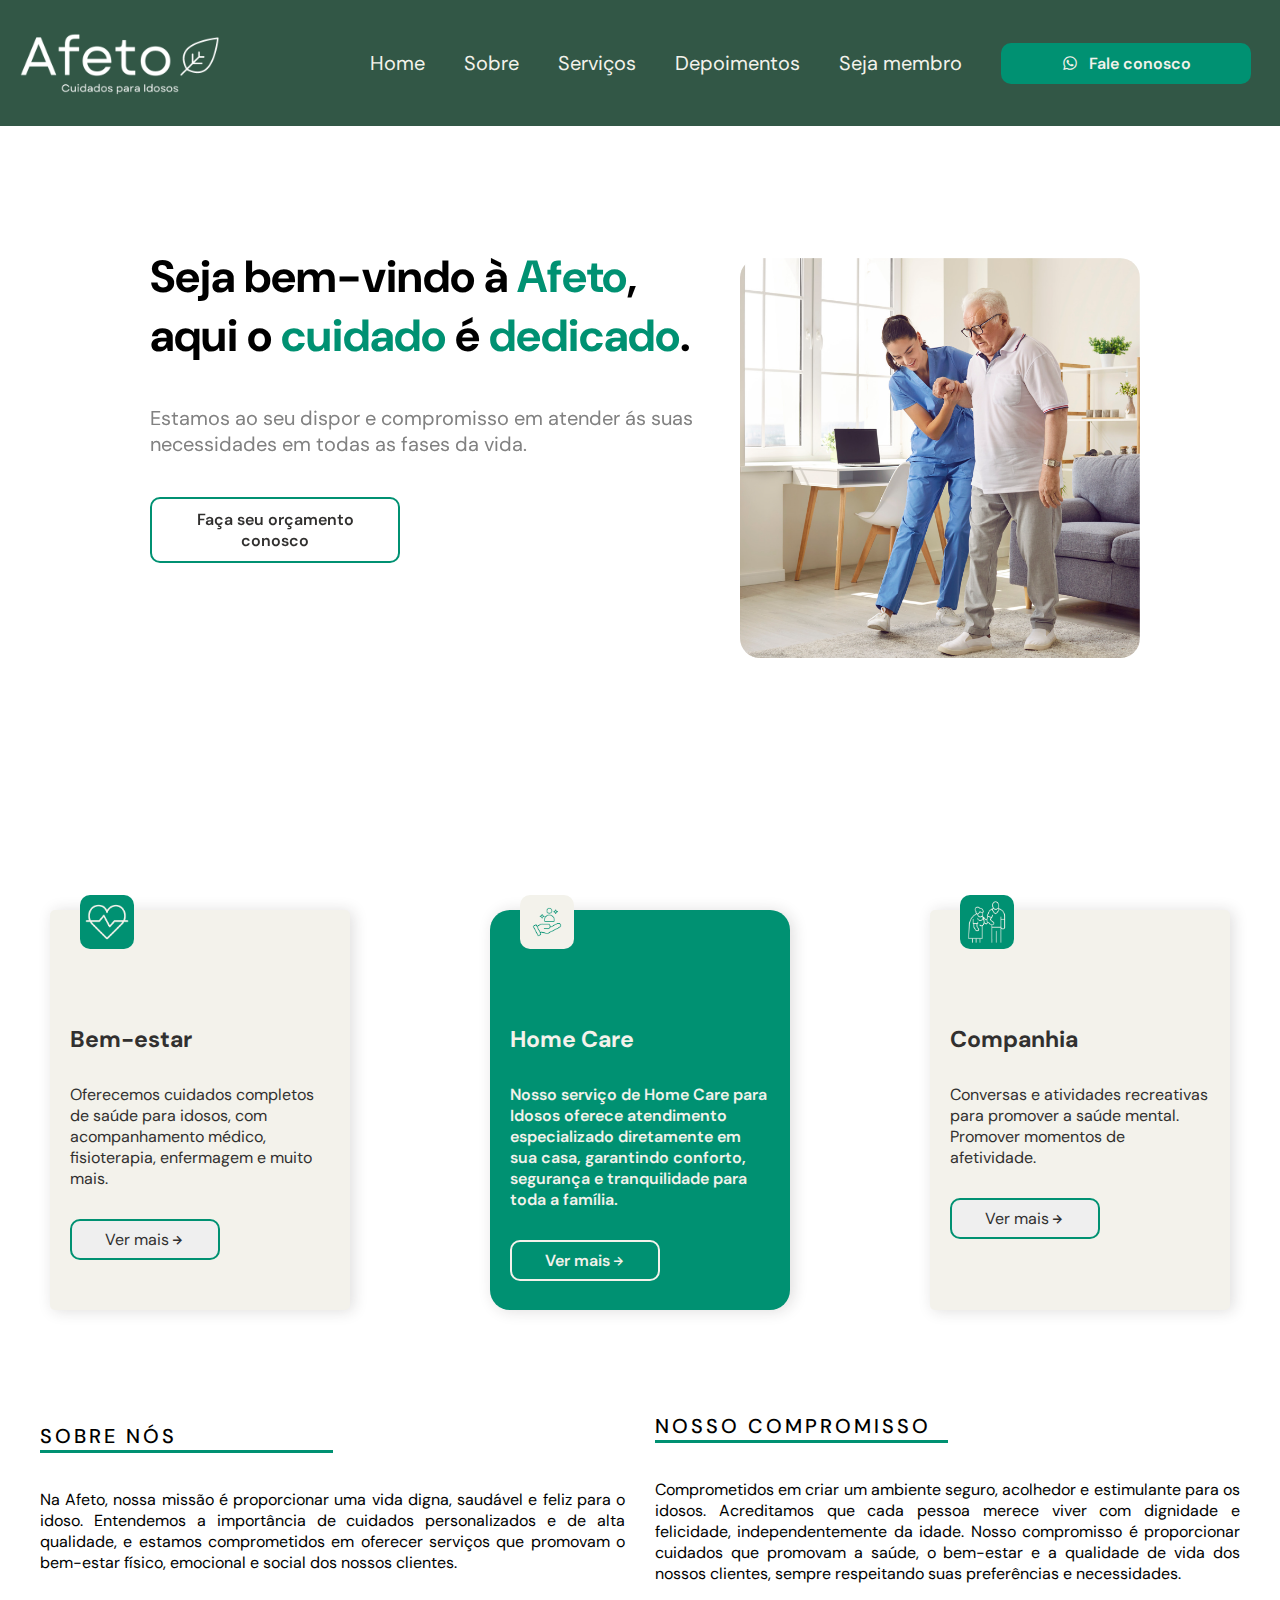
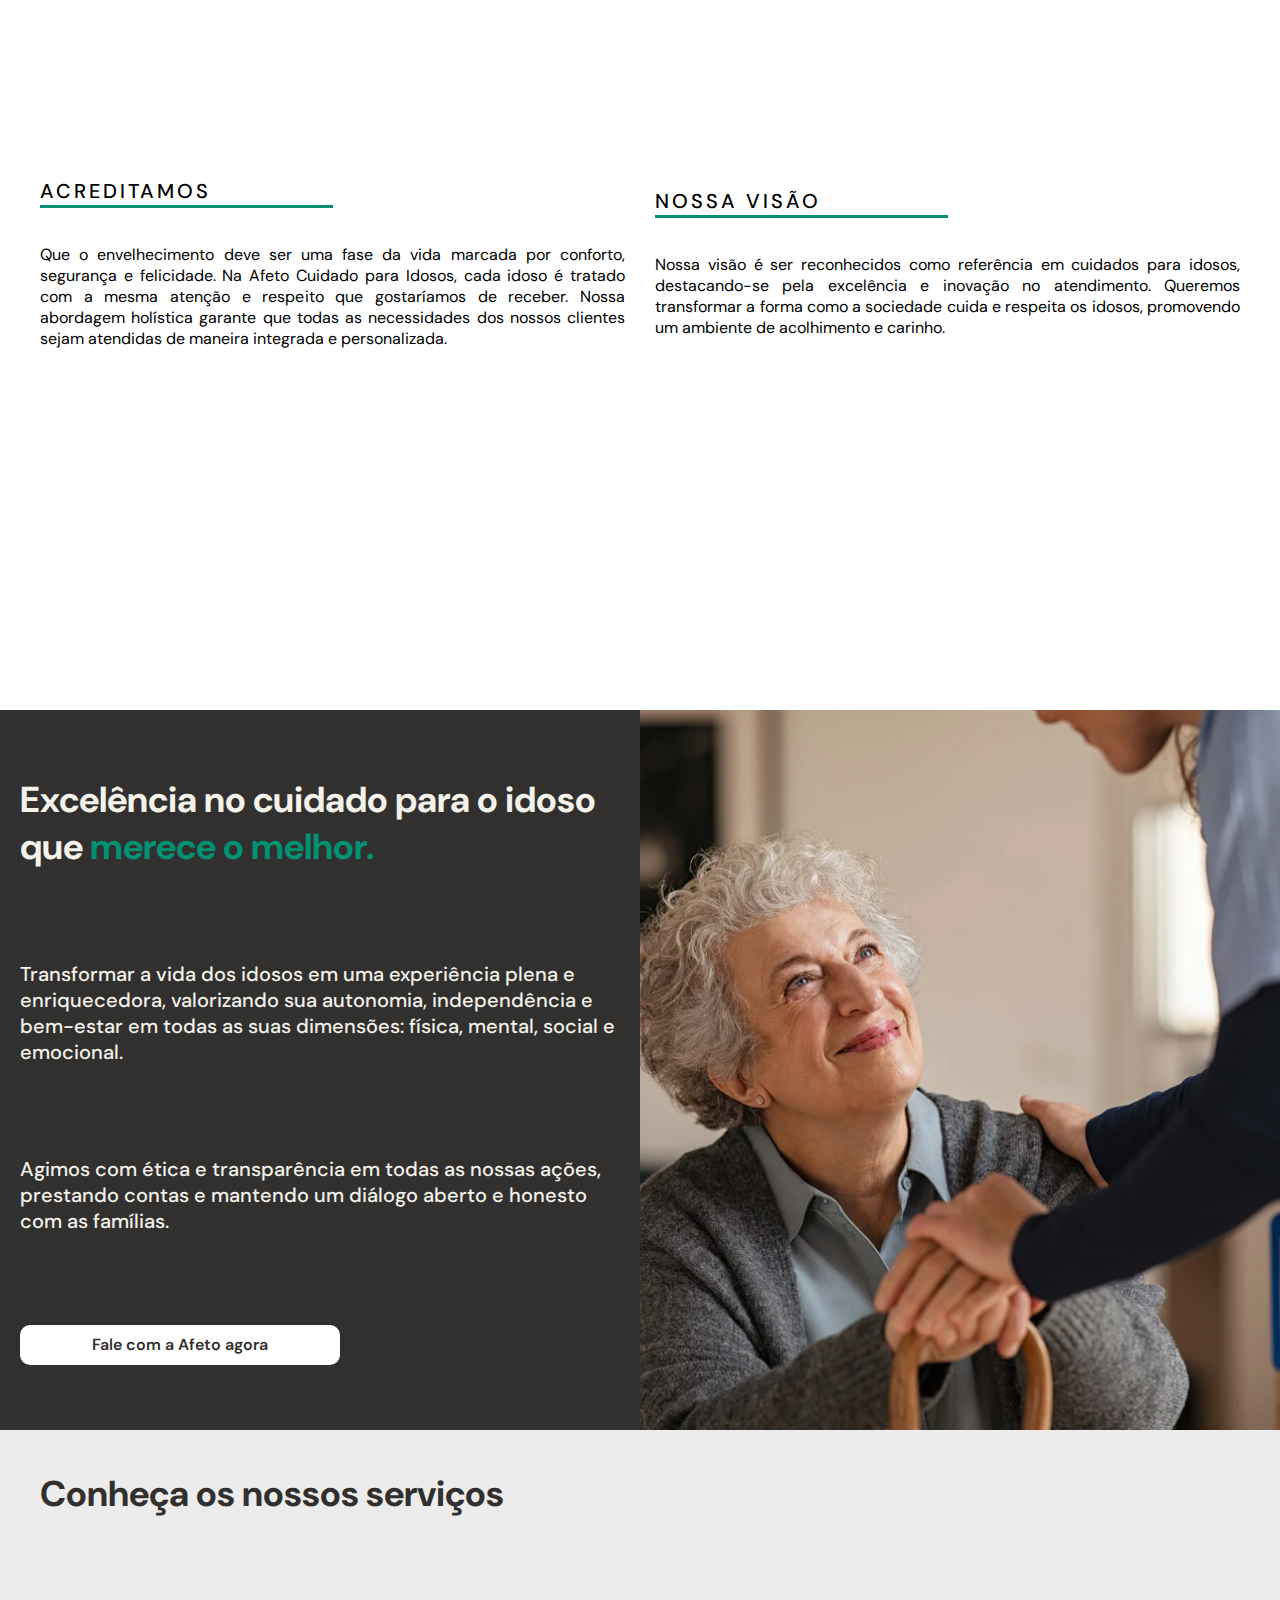
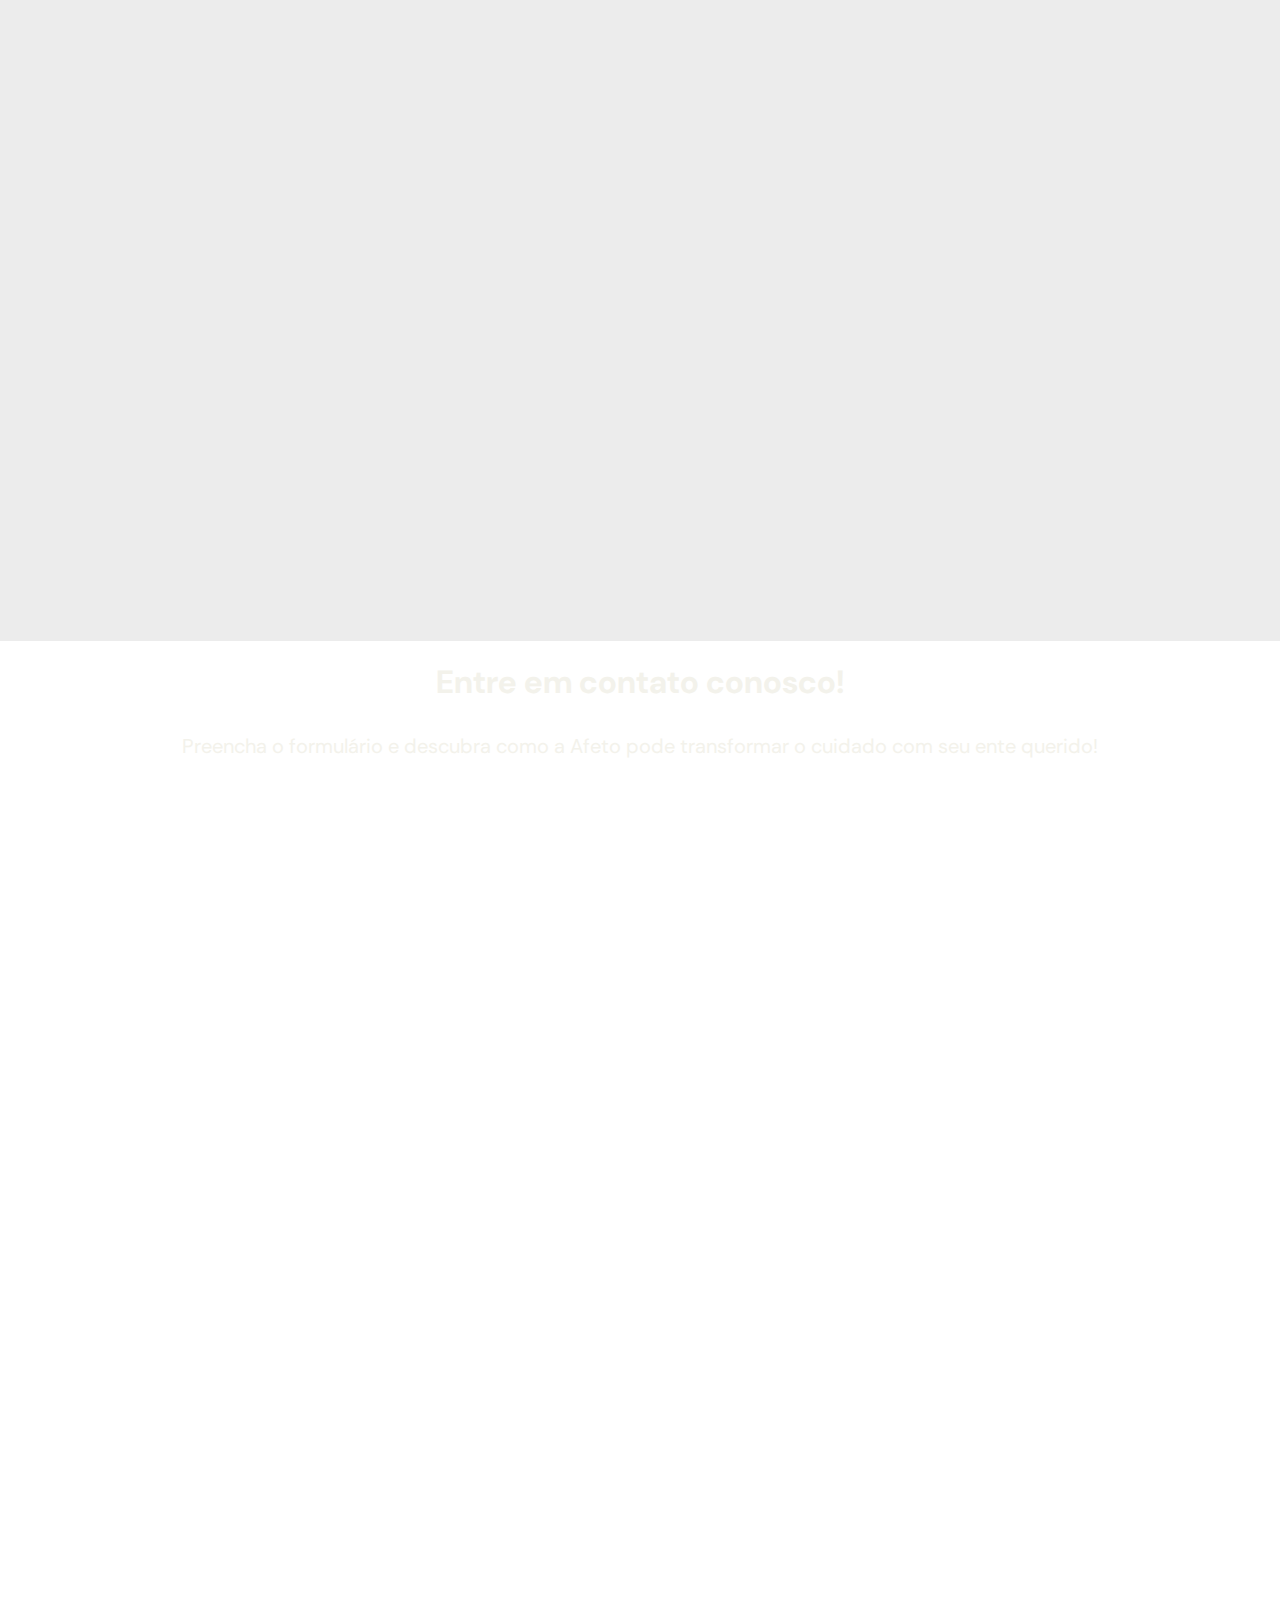
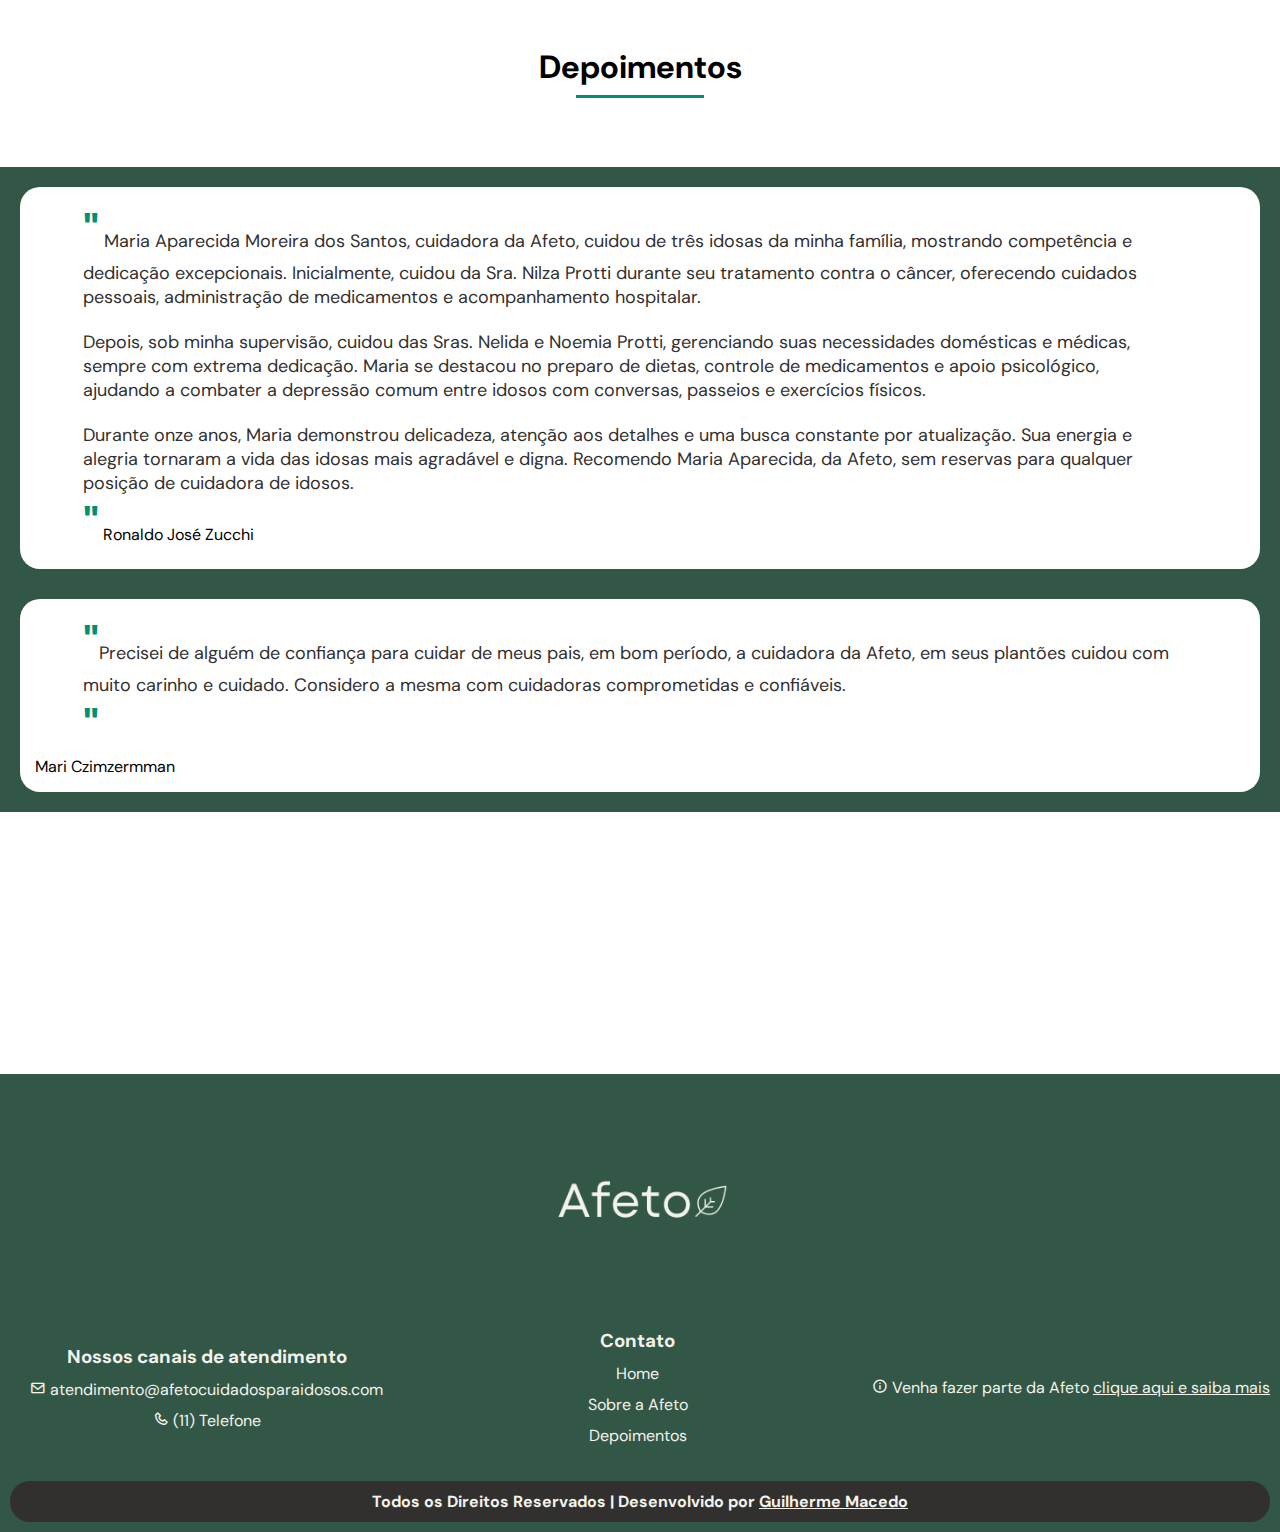
<file: index.html>
<!DOCTYPE html>
<html lang="pt-br">
<head>
    <meta charset="UTF-8">
    <meta name="viewport" content="width=device-width, initial-scale=1.0">
    <title>Afeto Cuidado para Idosos</title>
    <link rel="shortcut icon" href="assets/img/icone-afeto.png" type="image/x-icon">
    <!-- Reset de estilo -->
    <link rel="stylesheet" href="styles/reset.css">
    <!-- Estilização do header -->
    <link rel="stylesheet" href="styles/header.css">
    <!-- Estilização do Main -->
    <link rel="stylesheet" href="styles/main.css"> 
    <!-- Estilização do Footer -->
    <link rel="stylesheet" href="styles/footer.css">
    <!-- Responsivo -->
    <link rel="stylesheet" href="styles/responsivo/mobile.css">
    <link rel="stylesheet" href="styles/responsivo/tablet.css">
    <link rel="stylesheet" href="styles/responsivo/desktop.css">
    <!-- Fontes -->
    <link rel="preconnect" href="https://fonts.googleapis.com">
    <link rel="preconnect" href="https://fonts.gstatic.com" crossorigin>
    <link href="https://fonts.googleapis.com/css2?family=DM+Sans:ital,opsz,wght@0,9..40,100..1000;1,9..40,100..1000&family=Montserrat:ital,wght@0,100..900;1,100..900&display=swap" rel="stylesheet">
    <!-- Ícones -->
    <link href='https://unpkg.com/boxicons@2.1.4/css/boxicons.min.css' rel='stylesheet'>
    <!-- Scroll -->
     <link href="https://unpkg.com/aos@2.3.1/dist/aos.css" rel="stylesheet">
</head>
<body>
   <header>
        <a href="#">
            <!-- Logo da Afeto -->
            <div class="logo">
                <img src="assets/img/logo.png" alt="Logo da Afeto">
            </div>
        </a>
        <nav id="menu">
            <!-- Menu hambúrguer -->
             <button id="burguer" >
                <span class="linha"></span>
                <span class="linha"></span>
                <span class="linha"></span>
             </button>
             <!-- Links de navegação -->
             <ul class="menu-lista">
                <li class="menu-item"><a href="#home" class="menu-link">Home</a></li>
                <li class="menu-item">
                    <a href="#sobre" class="menu-link">Sobre</a>
                </li>
                <li class="menu-item">
                    <a href="#servicos" class="menu-link">Serviços</a>
                </li>
                <li class="menu-item">
                    <a href="#depoimentos" class="menu-link">Depoimentos</a>
                </li>
                <li class="menu-item"><a href="seja-membro.html" class="menu-link" target="_blank">Seja membro</a></li>
                <li class="menu-item">
                    <a href="https://wa.me/5511978331801" target="_blank"><button class="btn-contato"><i class='bx bxl-whatsapp' ></i> Fale conosco</button></a>
                </li>
             </ul>
        </nav>
   </header>
   <main>
            <!-- Seção inicial -->
        <section id="home" data-aos="fade-right">
            <article class="boas-vindas">
                <h1>Seja bem-vindo à <span class="texto-destacado">Afeto</span>, aqui o <span class="texto-destacado">cuidado</span> é <span class="texto-destacado">dedicado</span>.</h1>
                <p>Estamos ao seu dispor e compromisso em atender ás suas necessidades em todas as fases da vida.</p>
                <a href="#conhecer"><button class="btn-home" style="color: #31302f;">Faça seu orçamento conosco</button></a>
            </article>
            <!-- Banner da seção home -->
            <div class="banner-home">
                <img src="assets/img/img-2.png" alt="Cuidadora com idosa">
            </div>
        </section>
        <aside id="conhecer">
            <!-- Cards que mostram os principais serviços -->
                <div class="card-job">
                    <div class="img-card"><img src="assets/icons/2.png" alt="Coração"></div>
                    <h3>Bem-estar</h3>
                    <p>Oferecemos cuidados completos de saúde para idosos, com acompanhamento médico, fisioterapia, enfermagem e muito mais.</p>
                    <a href="#servicos">
                        <button class="btn__card-job">Ver mais <i class='bx bx-right-arrow-alt' ></i></button>
                    </a>
                </div>
                <div class="card-job">
                    <div class="img-card"><img src="assets/icons/cuidados.png" alt="Cuidados ícone"></div>
                    <h3>Home Care</h3>
                    <p>Nosso serviço de Home Care para Idosos oferece atendimento especializado diretamente em sua casa, garantindo conforto, segurança e tranquilidade para toda a família.</p>
                    <a href="#servicos">
                        <button class="btn__card-job">Ver mais <i class='bx bx-right-arrow-alt' ></i></button>
                    </a>
                </div>
                <div class="card-job">
                    <div class="img-card"><img src="assets/icons/3.png" alt=""></div>
                    <h3>Companhia</h3>
                    <p>Conversas e atividades recreativas para promover a saúde mental. Promover momentos de afetividade.</p>
                    <a href="#servicos">
                        <button class="btn__card-job">Ver mais <i class='bx bx-right-arrow-alt' ></i></button>
                    </a>
                </div>
        </aside>
        <section id="sobre">
            <!-- Conteúdos sobre a Afeto -->
            <article class="container-textos">
                <div class="texto">
                    <h3>Sobre nós</h3>
                    <p>Na Afeto, nossa missão é proporcionar uma vida digna, saudável e feliz para o idoso. Entendemos a importância de cuidados personalizados e de alta qualidade, e estamos comprometidos em oferecer serviços que promovam o bem-estar físico, emocional e social dos nossos clientes.</p>
                </div>
                <div class="texto">
                    <h3>Nosso compromisso</h3>
                    <p>Comprometidos em criar um ambiente seguro, acolhedor e estimulante para os idosos. Acreditamos que cada pessoa merece viver com dignidade e felicidade, independentemente da idade. Nosso compromisso é proporcionar cuidados que promovam a saúde, o bem-estar e a qualidade de vida dos nossos clientes, sempre respeitando suas preferências e necessidades.</p>
                </div>
                <div class="texto">
                    <h3>Acreditamos</h3>
                    <p>Que o envelhecimento deve ser uma fase da vida marcada por conforto, segurança e felicidade. Na Afeto Cuidado para Idosos, cada idoso é tratado com a mesma atenção e respeito que gostaríamos de receber. Nossa abordagem holística garante que todas as necessidades dos nossos clientes sejam atendidas de maneira integrada e personalizada.</p>
                </div>
                <div class="texto">
                    <h3>Nossa visão</h3>
                    <p>Nossa visão é ser reconhecidos como referência em cuidados para idosos, destacando-se pela excelência e inovação no atendimento. Queremos transformar a forma como a sociedade cuida e respeita os idosos, promovendo um ambiente de acolhimento e carinho.</p>
                </div>
            </article>
        </section>
        <!-- Breve artigo com um botão de chamada -->
        <section id="artigo">
            <article class="artigo-container">
                <h2>Excelência no cuidado  para o idoso  que <span class="texto-destacado">merece o melhor.</span></h2>
                <p>Transformar a vida dos idosos em uma experiência plena e enriquecedora, valorizando sua autonomia, independência e bem-estar em todas as suas dimensões: física, mental, social e emocional.</p>
                <p>Agimos com ética e transparência em todas as nossas ações, prestando contas e mantendo um diálogo aberto e honesto com as famílias.</p>
                    
                <!-- Botão de chamada -->
                <a href="https://wa.me/5511978331801" target="_blank"><button class="button-msg">Fale com a Afeto agora</button></a>
            </article>
            <!-- Banner -->
            <div class="banner-artigo"></div>
        </section>
        <!-- Serviços -->
        <section id="servicos">
            <h2>Conheça os nossos serviços</h2>
            <!-- Container dos serviços -->
            <div class="container-cards">
                <div class="card" data-aos="fade-up"
     data-aos-anchor-placement="top-center">
                    <div class="img-card" style="background-color: #BCD2EC;">
                        <img src="assets/icons/espcial-care.png" alt="Ícone de cuidado especial">
                    </div>
                    <h3>Cuidados epseciais</h3>
                    <p>Auxílio nas atividades de locomoção, transferência e cuidados de higiene, garantindo segurança, conforto e dignidade.</p>
                </div>
                <div class="card" data-aos="fade-up"
     data-aos-anchor-placement="top-center">
                    <div class="img-card" style="background-color: #ADA4FF;">
                        <img src="assets/icons/medic.png" alt="Ícone de checagem médica">
                    </div>
                    <h3>Checagem médica</h3>
                    <p>Auxílio na administração de medicamentos, monitoramento de sintomas e acompanhamento médico regular para garantir o melhor tratamento e controle das doenças.</p>
                </div>
                <div class="card" data-aos="fade-up"
     data-aos-anchor-placement="top-center">
                    <div class="img-card" style="background-color:#FF5757 ;">
                        <img src="assets/icons/emergency.png" alt="Ícone de emergência">
                    </div>
                    <h3>Serviço de emergência</h3>
                    <p>Ao detectar uma situação de emergência, nossa equipe agirá com rapidez e profissionalismo, tomando as medidas necessárias para garantir o bem-estar do idoso.</p>
                </div>
                <div class="card" data-aos="fade-up">
                    <div class="img-card" style="background-color: #009172;">
                        <img src="assets/icons/fisio.png" alt="Ícone de fisioterapia">
                    </div>
                    <h3>Fisioterapeuta</h3>
                    <p> Oferecemos serviços de fisioterapia especializados para idosos, focados na recuperação e melhoria da qualidade de vida.</p>
                </div>
                <div class="card" data-aos="fade-up">
                    <div class="img-card" style="background-color: #2BA6FD;">
                        <img src="assets/icons/home-care.png" alt="Ícone home care">
                    </div>
                    <h3>Home Care</h3>
                    <p>Afeto Home Care oferece um serviço de cuidados personalizados e amorosos para idosos no conforto de suas próprias casas.</p>
                </div>
                <div class="card"data-aos="fade-up">
                    <div class="img-card" style="background-color: #146D80;">
                        <img src="assets/icons/care.png" alt="Auxílio">
                    </div>
                    <h3>Auxilio pessoal</h3>
                    <p>Oferecemos uma gama abrangente de cuidados pessoais projetados para atender às necessidades individuais de cada cliente.</p>
                </div>
            </div>
        </section>
        <section id="contato">
           
            <h1>Entre em contato conosco!</h1>
            <p>Preencha o formulário e descubra como a Afeto pode transformar o cuidado com seu ente querido!</p>
            <div class="container-form" data-aos="fade-up">
               <div class="banner-form"></div>
            
            <form id="form-contato">
                <div>
                    <label for="nome">Seu nome</label>
                    <input type="text" name="nome" id="nome" placeholder="Digite seu nome" required>
                </div>
                <div>
                    <label for="email">Qual seu email?</label>
                    <input type="email" name="email" id="email" placeholder="Digite seu email" required>
                </div>
                <div>
                    <label for="msg">Mensagem</label>
                    <textarea name="msg" id="msg" placeholder="Escreva sua mensagem"></textarea>
                </div>
                <button type="submit" id="btn-enviar">Enviar</button>
            </form>
        </div>
        </section>
        <section id="depoimentos">
            <h2>Depoimentos</h2>
            <div class="container-feedback">
                <div class="msg-feedback">
                   
                        <p> <span class="aspas">"</span> Maria Aparecida Moreira dos Santos, cuidadora da Afeto, cuidou de três idosas da minha família, mostrando competência e dedicação excepcionais. Inicialmente, cuidou da Sra. Nilza Protti durante seu tratamento contra o câncer, oferecendo cuidados pessoais, administração de medicamentos e acompanhamento hospitalar.</p><br>
                        <p> Depois, sob minha supervisão, cuidou das Sras. Nelida e Noemia Protti, gerenciando suas necessidades domésticas e médicas, sempre com extrema dedicação. Maria se destacou no preparo de dietas, controle de medicamentos e apoio psicológico, ajudando a combater a depressão comum entre idosos com conversas, passeios e exercícios físicos.
                        </p><br>
                        <p> Durante onze anos, Maria demonstrou delicadeza, atenção aos detalhes e uma busca constante por atualização. Sua energia e alegria tornaram a vida das idosas mais agradável e digna. Recomendo Maria Aparecida, da Afeto, sem reservas para qualquer posição de cuidadora de idosos.
                        </p>
                        <span class="aspas" style="margin-left: 3rem;">"</span>
                        <span class="autor" style="margin-top: 1rem;">Ronaldo José Zucchi</span>
                </div>
                   
                    <div class="msg-feedback">
                       
                            <p><span class="aspas">"</span>Precisei de alguém de confiança para cuidar de meus pais, em bom período, a cuidadora da Afeto, em seus plantões cuidou com muito carinho e cuidado. Considero a mesma com cuidadoras comprometidas  e confiáveis.</p>
                            <span class="aspas" style="margin-left: 3rem;">"</span>
                        <div class="autor">Mari Czimzermman</div>
                    </div>
            </div>
           
        </section>
   </main>
   <footer>
        <img src="assets/img/logo-footer.png" alt="Logo da Afeto">
        <div class="nav-footer">
            <div class="atendimento-infos">
                <h3>Nossos canais de atendimento</h3>
                <p><i class='bx bx-envelope' ></i> atendimento@afetocuidadosparaidosos.com</p>
                <p><i class='bx bx-phone'></i> (11) Telefone</p>
            </div>
            <div class="nav-links">
                <h3>Contato</h3>
                <a href="#home">Home</a>
                <a href="#sobre">Sobre a Afeto</a>
                <a href="#depoimentos">Depoimentos</a>
            </div>
            <div class="atendimento">
                <p><i class='bx bx-info-circle' ></i> Venha fazer parte da Afeto <a href="seja-membro.html" style="text-decoration: underline; color: #f3f2eb;">clique aqui e saiba mais</a></p>
            </div>
        </div>
      
     <p class="direitos">Todos os Direitos Reservados | Desenvolvido por <a href="https://pagina-pessoall.vercel.app/" target="_blank">Guilherme Macedo</a></p>
   </footer>
    <script src="js/script.js"></script>
    <script src="https://unpkg.com/aos@2.3.1/dist/aos.js"></script>
    <script>
         AOS.init();
    </script>
</body>
</html>
</file>
<file: styles/header.css>
header {
    height: 14vh;
    width: 100%;
    background-color: #325746;
    padding: 20px;
    display: flex;
    flex-direction: row;
    position: fixed;
    align-items: center;
    justify-content: space-between;
    z-index: 2;
}

div.logo img {
    max-width: 200px;
    width: 200px;
}

#menu {
    width: 900px;
    display: flex;
    flex-direction: row;
    align-items: center;
}

#burguer {
    height: 44px;
    width: 54px;
    display: none;
    flex-direction: column;
    border: none;
    justify-content: space-around;
    background-color: transparent;
    cursor: pointer;
    transition: transform 0.3s ease-in-out;
}

.linha {
    width: 100%;
    height: 3px;
    background-color: #f3f2eb;
    transition: all 0.3s ease-in-out;
}

#burguer.active .linha:nth-child(1) {
    transform: rotate(45deg);
    transform-origin: 10% 10%;
}

#burguer.active .linha:nth-child(2) {
    opacity: 0;
}

#burguer.active .linha:nth-child(3) {
    transform: rotate(-45deg);
    transform-origin: 10% 90%;
}

.menu-lista {
    width: 100%;
    display: flex;
    align-items: center;
    flex-direction: row;
    justify-content: space-around;
    gap: 20px;
}

.menu-link {
    font-size: 20px;
    font-family: 'DM Sans';
    color: #f3f2eb;
    position: relative;
    text-decoration: none;
}

.menu-link::after {
    content: '';
    position: absolute;
    width: 0;
    height: 2px;
    display: block;
    background: #f3f2eb;
    transition: width .3s;
    left: 0;
    bottom: -5px;
}

.menu-link:hover::after {
    width: 100%;
}

.btn-contato {
    background-color: #009172;
    color: #f3f2eb;
    border: none;
    border-radius: 10px;
    width: 250px;
    padding: 10px;
    display: flex;
    justify-content: center;
    flex-direction: row;
    align-items: center;
    gap: 10px;
    font-size: 16px;
    font-weight: 600;
    font-family: 'DM Sans', sans-serif;
    transition: all 0.4s ease-in-out;
}

.btn-contato i {
    font-size: 18px;
}

.btn-contato:hover {
    background-color: #009172b4;
}
</file>
<file: styles/main.css>
.texto-destacado{
    color: #009172;
}

*{
    padding: 0;
    margin: 0;
    scroll-behavior: smooth;
}

#home{
    height: 100vh;
    width: 100%;
    padding: 20px;
    display: flex;
    flex-direction:row ;
    justify-content: center;
    align-items: center;
}

.boas-vindas{
    height: 500px;
    width: 600px;
    padding: 10px;
    display: flex;
    flex-direction: column;
    justify-content: center;
    gap: 40px;
}

.boas-vindas h1{
    font-family: 'DM Sans', sans-serif;
    font-size: 32px;
}

.boas-vindas p{
    font-family: 'DM Sans', sans-serif;
    font-size: 20px;
    color: #818181;
}

.banner-home{
    margin-top: 70px;
    width: 500px;
}

.banner-home img{
    height: auto;
    width: 100%;
    border-radius: 20px;
}

.btn-home{
    width: 180px;
    padding: 10px;
    font-family: 'DM Sans', sans-serif;
    font-weight: 600;
    display: flex;
    flex-direction: row;
    justify-content: center;
    gap: 10px;
    align-items: center;
    font-size: 16px;
    background-color: transparent;
    border: 2px solid #009172;
    border-radius: 10px;
    transition: all 0.3s ease-in-out;
}

.btn-home:hover{
    color: #f3f2eb;
    background-color: #009172;
    font-weight: 500;
}

.btn-home i{
    font-weight: 500;
    font-size: 20px;
}


/* Cards de destaques inciais */
aside{
    height: 500px;
    width: 100%;
    display: flex;
    flex-direction: row;
    justify-content: center;
    gap: 40px;
}
.card-job{
    height: 400px;
    width: 400px;
    background-color: #f3f2eb;
    padding: 20px;
    font-family: 'DM Sans', sans-serif;
    border-radius: 5px;
    color: #31302f;
    display: flex;
    flex-direction: column;
    gap: 40px;
    box-shadow: 3px 1px 15px #24232327;
}

.card-job img{
    height: 64px;
    width: 64px;
    background-color: #009172;
    border-radius: 10px;
    padding: 5px;
}

.card-job h3{
    font-size: 23px;
}

.card-job button{
    border: 2px solid #009172;
    padding: 8px;
    display: flex;
    flex-direction: row;
    align-items: center;
    justify-content: center;
    width: 150px;
    font-family: 'DM Sans', sans-serif;
    font-size: 16px;
    color: #31302f;
    border-radius: 10px;
    transition: all 0.5s ease-in-out;
}

.card-job button:hover{
    background-color: #009172;
    color: #f3f2eb;
    font-weight: 700;
}

.card-job:nth-child(2){
    background-color: #009172;
    font-family: 'DM Sans', sans-serif;
    border-radius: 20px;
    color: #f3f2eb;
    display: flex;
    flex-direction: column;
    gap: 30px;
}

.card-job:nth-child(2) h3{
    font-size: 23px;
}

.card-job:nth-child(2) p{
    font-weight: 600;
    font-family: 16px;
}

.card-job:nth-child(2) button{
    background-color: transparent;
    border: 2px solid #f3f2eb;
    color: #f3f2eb;
    font-weight: 600;
    transition: all 0.5s ease-in-out;
}

.card-job:nth-child(2) button:hover{
    background-color: #f3f2eb;
    color: #325746;
    font-weight: 700;
    gap: 5px;
}

.card-job:nth-child(2) img{
    background-color: #f3f2eb;
    border-radius: 10px;
}

/* Sobre */
section#sobre{
    height: auto;
    width: 100%;
    padding: 10px;
}

.container-textos{
    height: 700px;
    width: 100%;
    display: flex;
    flex-direction: row;
    flex-wrap: wrap;
}

.texto{
    height: 156px;
    width: 585px;
    font-family: 'DM Sans', sans-serif;
    display: flex;
    flex-direction: column;
    justify-content: center;
    gap: 10px;
}

.texto h3 {
    font-size: 16px;
    text-transform: uppercase;
    font-weight: 500;
    letter-spacing: 3px;
    position: relative; 
}

.texto h3::after {
    content: '';
    display: block;
    width: 50%; /* Largura da borda */
    height: 3px; /* Altura da borda */
    background-color: #009172; /* Cor da borda */
    position: absolute;
    bottom: -4px; /* Distância da borda para o texto */
    left: 0;
}

.texto p{
    font-size: 16px;
    text-align: justify;
}

/* Sessão Artigo */
#artigo{
    height: 70vh;
    width: 100%;
    display: flex;
    flex-direction: row;
    background-color: #31302f;
}

.artigo-container{
    width: 50%;
    padding: 20px;
    display: flex;
    flex-direction: column;
    justify-content: space-around;
}

.artigo-container h2{
    font-size: 36px;
    font-family: 'DM Sans', sans-serif;
    color: #f3f2eb;
}

.artigo-container p{
    color: #f3f2eb;
    font-family: 'DM Sans', sans-serif;
    font-weight: 500;
    font-size: 16px;
}

.banner-artigo{
    height: auto;
    width: 50%;
    background: url(/assets/img/img-3.png) center center no-repeat;
    background-size: cover;
}

.button-msg{
    width: 320px;
    height: 40px;
    border-radius: 10px;
    font-family:'DM Sans', sans-serif;
    border: none;
    background-color: #fff;
    font-weight: 600;
    color: #31302f;
    font-size: 16px;
    transition: all 0.3s ease-in-out;
}

.button-msg:hover{
    background-color: #009172;
    color: #fff;
    font-weight: 700;
}

/* Serviços */
#servicos{
    height: auto;
    width: 100%;
    background-color: #ececec;
    padding: 10px;
}

#servicos h2{
    font-size: 36px;
    font-family: 'DM Sans', sans-serif;
    color: #31302f;
    margin: 30px;
}



.container-cards{
    width: 100%;
    display: flex;
    flex-direction: row;
    flex-wrap: wrap;
    justify-content: center;
    margin: 5rem auto;
    gap: 40px;
}

.card{
    height: 257px;
    width: 353px;
    display: flex;
    flex-direction: column;
    gap: 10px;
    background-color: #fff;
    font-family:'DM Sans', sans-serif;
    padding: 20px;
    border-radius: 10px;
    box-shadow: 2px 4px 9.8px #bababa;
}

.img-card{
    height: 64px;
    width: 64px;
    padding: 5px;
    border-radius: 10px;
    display: flex;
    flex-direction: column;
    justify-content: center;
    align-items: center;
    position: relative;
    bottom: 40px;
    left: 5px;
}

.img-card img{
    height: auto;
    width: 54px;
}

/* Contato */
#contato {
    padding: 20px;
    height: 100vh;
 
    display: flex;
    flex-direction: column;
    align-items: center;
    gap: 30px;
}

#contato h1{
    text-align: center;
    color: #f3f2eb;
    font-size: 32px;
    font-family: 'DM Sans', sans-serif;
}

#contato p{
    font-size: 20px;
    color: #f3f2eb;
    font-family: 'DM Sans', sans-serif;
}

.container-form{
    height: 500px;
    width: 800px;
    position: absolute;
    left: 3;
    margin: 140px;
    display: flex;
    flex-direction: row;
    background-color: #31302f;
    border-radius: 20px;
}

.banner-form{
    height: auto;
    width: 50%;
    background: url(/assets/img/imagem-6.png) top center no-repeat;
    background-size: cover;
    border-top-left-radius: 20px;
    border-bottom-left-radius: 20px;
}

#form-contato{
    width: 50%;
    padding: 20px;
    display: flex;
    flex-direction: column;
    gap: 40px;
}

#form-contato div{
    display: flex;
    flex-direction: column;
    gap: 10px;
    width: 100%;
}

#form-contato div > label{
    font-family: 'DM Sans', sans-serif;
    color: #f3f2eb;
    font-size: 18px;
}

#form-contato div > input{
    height: 35px;
    width: 100%;
    padding: 5px;
    outline: none;
    border: none;
    border-radius: 5px;
    font-family: 'DM Sans', sans-serif;
}

#msg{
    padding: 10px;
    font-family: 'DM Sans', sans-serif;
    border-radius: 10px;
    height: 100px;
}

#btn-enviar{
    background-color: #325746;
    border: none;
    border-radius: 10px;
    color: #f3f2eb;
    font-size: 16px;
    width: 200px;
    height: 40px;
    font-family: 'DM Sans', sans-serif;
    font-weight: 600;
    text-align: center;
}

/* Feedbacks */
#depoimentos{
    height: 90vh;
    width: 100%;
    font-family: 'DM Sans', sans-serif;
   
}

#depoimentos h2 {
    text-align: center;
    font-size: 32px;
    margin-top: 6.55rem;
    position: relative; /* Necessário para a pseudo-classe ::after */
}

#depoimentos h2::after {
    content: '';
    display: block;
    width: 10%; /* Define a largura da borda como metade do elemento */
    height: 3px; /* Altura da borda */
    background-color: #009172; /* Cor da borda */
    position: absolute;
    bottom: -10px; /* Ajuste conforme necessário para posicionar a borda */
    left: 50%; /* Centraliza horizontalmente */
    transform: translateX(-50%); /* Ajusta a borda para iniciar no centro */
}
.container-feedback{
    background-color: #325746;
    height: auto;
    width: 100%;
    display: flex;
    flex-direction: column;
    gap: 30px;
    padding: 20px;
    position: relative;
    top: 79px;
} 

.msg-feedback{
    height: auto;
    width: 100%;
    background-color: #fff;
    padding: 15px;
    border-radius: 20px;
}

.msg-feedback p{
    width: 90%;
    margin-left: 3rem;
    font-size: 18px;
    color: #31302f;
}

.aspas{
    color: #009172;
    font-size: 45px;
    font-weight: 700;
}
</file>
<file: styles/footer.css>
footer {
    height: auto;
    width: 100%;
    background-color: #325746;
    margin-top: 8rem;
    padding: 20px;
    display: flex;
    flex-direction: column;
    align-items: center;
    gap: 20px;
}

footer img {
    height: auto;
    width: 150px;
}

.nav-footer {
    height: auto;
    width: 100%;
    display: flex;
    flex-direction: column;
    justify-content: center;
    align-items: center;
    gap: 20px;
    font-family: 'DM Sans', sans-serif;
}

.atendimento-infos {
    text-align: center;
    padding: 20px;
    color: #f3f2eb;
    display: flex;
    flex-direction: column;
    gap: 10px;
}

.nav-links {
    display: flex;
    flex-direction: column;
    gap: 10px;
    align-items: center;
    color: #f3f2eb;
}

.nav-links a {
    color: #f3f2eb;
}

.atendimento {
    color: #f3f2eb;
    text-align: center;
}

.direitos {
    height: auto;
    width: 100%;
    background-color: #31302f;
    padding: 15px;
    text-align: center;
    font-family: 'DM Sans', sans-serif;
    font-weight: 700;
    color: #f3f2eb;
    margin-top: 20px;
    border-radius: 20px;
}

.direitos a {
    color: #f3f2eb;
    text-decoration: underline;
}
</file>
<file: styles/responsivo/mobile.css>
/* Cabeçalho */
@media (max-width: 480px) {
    header {
        width: 100%;
        display: flex;
        flex-direction: row;
        justify-content: space-between;
        gap: 60px;
        padding: 10px 20px;
        background-color: #325746;
        position: fixed;
        top: 0;
        left: 0;
        z-index: 1000;
    }

    .logo {
        height: auto;
        width: 200px;
    }

    #menu{
        justify-content: flex-end;
    }

    #burguer {
        display: flex;
        flex-direction: column;
        justify-content: center;
        gap: 5px;
        cursor: pointer;
        margin-left: 2rem;
    }

    .linha {
        width: 30px;
        height: 3px;
        background-color: #f3f2eb;
        border-radius: 3px;
        transition: all 0.3s ease;
    }

    .menu-lista {
        position: absolute;
        top: 0;
        left: -100%;
        height: 100vh;
        width: 70%;
        background-color: #325746;
        display: flex;
        flex-direction: column;
        justify-content: flex-start;
        align-items: flex-start;
        gap: 60px;
        padding: 10px;
        padding-top: 40px;
        transition: left 0.3s ease;
    }

    .menu-item {
        width: 100%;
        color: #f3f2eb;
        text-decoration: none;
        font-family: 'DM Sans', sans-serif;
        font-size: 20px;
        padding: 10px;
    }

    .menu-lista.active {
        left: 0;
    }

    .btn-contato {
        width: 100%;
    }
}

/* Conteúdo */
@media (max-width: 480px) {
    #home {
        height: 115vh;
        flex-direction: column-reverse;
    }

    .boas-vindas {
        width: 100%;
        height: auto;
        gap: 15px;
    }

    .boas-vindas h1{
        text-align: left;
        font-size: 32px;
    }

    .boas-vindas p{
        margin-top: 1.55rem;
        text-align: justify;
        color: #31302f;
    }

    .banner-home {
        display: none;
        width: 100%;
    }

    .btn-contato{
        margin-top: 2rem;
        color: #ffffff;
    }

    .btn-contato:hover{
        color: #fff;
    }

    #conhecer{
        flex-direction: column;
        height: 140vh;
        width: 100%;
        justify-content: center;
        align-items: center;
        gap: 40px;
    }

    .card-job {
        width: 90%;
        height: 300px;
        gap: 10px;
    }

    .card-job:nth-child(2){
        gap: 10px;
    }

    #sobre {
        display: flex;
        flex-direction: column;
        align-items: center;
        justify-content: start;
        width: 100%;
        height:100vh;
        padding: 20px;
    }
    
    .container-textos {
        display: flex;
        flex-direction: column;
        width: 100%;
        height: 160vh;
        justify-content: space-around; 
        align-items: center; 
        gap: 90px;
    }
    
    .texto {
        width: 100%;
        gap: 20px;
        display: flex;
    }

    .texto h3{
        font-size: 24px;
    }

    .texto p{
        font-size: 18px;
        color: #727272;
    }

    #artigo {
        height: 90vh;
        flex-direction: column;
        justify-content: center;
        gap: 30px;
    }

    .artigo-container {
        width: 100%;
        gap: 20px;
    }

    .banner-artigo {
        height: 50%;
        width: 100%;
        display: none;
    }

    .button-msg{
        margin-top: 2rem;
    }

    #servicos {
        height: auto;
    }

    #servicos h2{
        font-size: 30px;
       text-align: center;
    }

    .container-cards {
        flex-direction: column;
        gap: 40px;
        align-items: center;
    }

    .card {
        width: 90%;
        gap: 5px;
    }

    #contato {
        height: 110vh;
        background-color: #ffff;
    }

    #contato h1{
        color: #31302f;
    }

    #contato p{
        color: #31302f;
    }

    .container-form {
        flex-direction: column;
        width: 100%;
        margin: 0;
        position: relative;
        top: 30px;
    }

    .banner-form {
        width: 100%;
        border-radius: 20px 20px 0 0;
    }

    #form-contato {
        width: 100%;
    }
    /* Depoimentos */
    #depoimentos{
        height: auto;
    }

    #depoimentos h2{
        margin-bottom: 5rem;
    }

    #depoimentos h2::after {
        content: '';
        display: block;
        width: 20%;
        height: 3px;
        background-color: #009172;
        position: absolute;
        bottom: -10px;
        left: 50%; 
        transform: translateX(-50%); 
    }

    .container-feedback {
        height: auto; 
        top: 0; 
        padding: 10px; 
        gap: 15px; 
        margin-top: 1.55rem;
    }

    .msg-feedback p {
        width: 100%; 
        margin-left: 0; 
        font-size: 16px; 
    }    

    footer {
        height: auto;
    }
}
</file>
<file: styles/responsivo/tablet.css>
@media (min-width:768px) and (max-width:1025px) {
    /* Cabeçalho */
    header {
        width: 100%;
        display: flex;
        flex-direction: row;
        justify-content: space-between;
        gap: 60px;
        padding: 10px 20px;
        background-color: #325746;
        position: fixed;
        top: 0;
        left: 0;
        z-index: 1000;
    }

    .logo {
        height: auto;
        width: 200px;
    }

    #menu{
        justify-content: flex-end;
    }

    #burguer {
        display: flex;
        flex-direction: column;
        justify-content: center;
        gap: 5px;
        cursor: pointer;
        margin-left: 2rem;
    }

    .linha {
        width: 30px;
        height: 3px;
        background-color: #f3f2eb;
        border-radius: 3px;
        transition: all 0.3s ease;
    }

    .menu-lista {
        position: absolute;
        top: 0;
        left: -100%;
        height: 100vh;
        width: 70%;
        background-color: #325746;
        display: flex;
        flex-direction: column;
        justify-content: flex-start;
        align-items: flex-start;
        gap: 60px;
        padding: 10px;
        padding-top: 40px;
        transition: left 0.3s ease;
    }

    .menu-item {
        width: 100%;
        color: #f3f2eb;
        text-decoration: none;
        font-family: 'DM Sans', sans-serif;
        font-size: 20px;
        padding: 10px;
    }

    .menu-lista.active {
        left: 0;
    }

    .btn-contato {
        width: 100%;
    }

    /* Conteúdo */

    #home{
        height: 80vh;
        display: flex;
        justify-content: flex-end;
    }

    .boas-vindas h1{
        font-size: 40px;
    }

    .boas-vindas p{
        color: #31302f;
    }

    .btn-home{
        width: 300px;
    }

    aside{
        height: 97vh;
        justify-content: center;
        gap: 50px;
        flex-wrap: wrap;
    }

    .card-job{
        height: 400px;
        width: 300px;
    }

    #sobre{
       width: 100%;
    }

    .container-textos{
        width: 100%;
        display: flex;
        flex-direction: row;
        height: 100vh;
        justify-content: center;
        flex-wrap: wrap;
    }

    .texto{
        height: 200px;
        width: 500px;
        display: flex;
        flex-direction: column;
        gap: 17px;
    }

    .texto h3{
        font-size: 20px;
    }

    .texto p{
        font-size: 20px;
    }

    #artigo{
        height: 60vh;
    }

    #artigo h2{
        font-size: 43px;
    }

    #artigo p{
        font-size: 24px;
        text-align: justify;
    }

    .button-msg{
        height: 60px;
        font-size: 23px;
    }

    .artigo-container{
        width: 100%;
    }

    .banner-artigo{
        display: none;
    }

    #contato{
        height: 80vh;
        padding: 20px;
    }

    #contato h1{
        font-size: 36px;
        color: #31302f;
    }

    #contato p{
        font-size: 25px;
        color: #31302f;
    }

    .container-form{
       position: relative;
    }

    #depoimentos h2{
        font-size: 38px;
    }
}
</file>
<file: styles/responsivo/desktop.css>
/* Estilos gerais */
.texto-destacado {
    color: #009172;
}

* {
    scroll-behavior: smooth;
}

/* Estilos para notebooks */
@media  (min-width: 1200px) {
    #home {
        height: 90vh;
        width: 100%;
        padding: 20px;
        display: flex;
        flex-direction: row;
        justify-content: center;
        align-items: center;
    }

    .boas-vindas {
        height: 500px;
        width: 600px;
        padding: 10px;
        display: flex;
        flex-direction: column;
        justify-content: center;
        gap: 40px;
    }

    .boas-vindas h1 {
        font-family: 'DM Sans', sans-serif;
        font-size: 45px;
    }

    .boas-vindas p {
        font-family: 'DM Sans', sans-serif;
        font-size: 20px;
        color: #818181;
    }

    .banner-home {
        margin-top: 110px;
        width: 400px;
    }

    .banner-home img {
        height: auto;
        width: 100%;
        border-radius: 20px;
    }

    .btn-home {
        width: 250px;
        padding: 10px;
        font-family: 'DM Sans', sans-serif;
        font-weight: 600;
        display: flex;
        flex-direction: row;
        justify-content: center;
        gap: 10px;
        align-items: center;
        font-size: 16px;
        background-color: transparent;
        border: 2px solid #009172;
        border-radius: 10px;
        color: #31302f;
        transition: all 0.3s ease-in-out;
    }

    .btn-home:hover {
        color: #f3f2eb;
        background-color: #009172;
        font-weight: 500;
    }

    .btn-home i {
        font-weight: 500;
        font-size: 20px;
    }

    /* Cards de destaques iniciais */
    aside {
        height: 600px;
        width: 100%;
        display: flex;
        flex-direction: row;
        justify-content: space-around;
        align-items: center;
        gap: 40px;
    }

    .card-job {
        height: 400px;
        width: 300px;
        background-color: #f3f2eb;
        padding: 20px;
        font-family: 'DM Sans', sans-serif;
        border-radius: 5px;
        color: #31302f;
        display: flex;
        flex-direction: column;
        gap: 30px;
        box-shadow: 3px 1px 15px #24232327;
    }

    .card-job img {
        height: 64px;
        width: 64px;
        background-color: #009172;
        border-radius: 10px;
        padding: 5px;
    }

    .card-job h3 {
        font-size: 23px;
    }

    .card-job button {
        border: 2px solid #009172;
        padding: 8px;
        display: flex;
        flex-direction: row;
        align-items: center;
        justify-content: center;
        width: 150px;
        font-family: 'DM Sans', sans-serif;
        font-size: 16px;
        color: #31302f;
        border-radius: 10px;
        transition: all 0.5s ease-in-out;
    }

    .card-job button:hover {
        background-color: #009172;
        color: #f3f2eb;
        font-weight: 700;
    }

    .card-job:nth-child(2) {
        background-color: #009172;
        font-family: 'DM Sans', sans-serif;
        border-radius: 20px;
        color: #f3f2eb;
        display: flex;
        flex-direction: column;
        gap: 30px;
    }

    .card-job:nth-child(2) h3 {
        font-size: 23px;
    }

    .card-job:nth-child(2) p {
        font-weight: 600;
        font-family: 'DM Sans', sans-serif;
        font-size: 16px;
    }

    .card-job:nth-child(2) button {
        background-color: transparent;
        border: 2px solid #f3f2eb;
        color: #f3f2eb;
        font-weight: 600;
        transition: all 0.5s ease-in-out;
    }

    .card-job:nth-child(2) button:hover {
        background-color: #f3f2eb;
        color: #325746;
        font-weight: 700;
        gap: 5px;
    }

    .card-job:nth-child(2) img {
        background-color: #f3f2eb;
        border-radius: 10px;
    }

    /* Sobre */
    section#sobre {
        height: 100vh;
        width: 100%;
        padding: 10px;
    }

    .container-textos {
        height: 700px;
        width: 100%;
        display: flex;
        flex-direction: row;
        justify-content: center;
        flex-wrap: wrap;
        gap: 30px;
    }

    .texto {
        height: 156px;
        width: 585px;
        font-family: 'DM Sans', sans-serif;
        display: flex;
        flex-direction: column;
        justify-content: center;
        gap: 40px;
    }

    .texto h3 {
        font-size: 20px;
        text-transform: uppercase;
        font-weight: 500;
        letter-spacing: 3px;
        position: relative; 
    }

    .texto h3::after {
        content: '';
        display: block;
        width: 50%; /* Largura da borda */
        height: 3px; /* Altura da borda */
        background-color: #009172; /* Cor da borda */
        position: absolute;
        bottom: -4px; /* Distância da borda para o texto */
        left: 0;
    }

    .texto p {
        font-size: 16px;
        text-align: justify;
    }

    /* Sessão Artigo */
    #artigo {
        height: 80vh;
        width: 100%;
        display: flex;
        flex-direction: row;
        background-color: #31302f;
    }

    .artigo-container {
        width: 50%;
        padding: 20px;
        display: flex;
        flex-direction: column;
        justify-content: space-around;
    }

    .artigo-container h2 {
        font-size: 36px;
        font-family: 'DM Sans', sans-serif;
        color: #f3f2eb;
    }

    .artigo-container p {
        color: #f3f2eb;
        font-family: 'DM Sans', sans-serif;
        font-weight: 500;
        font-size: 20px;
    }

    .banner-artigo {
        height: auto;
        width: 50%;
    }

    /* Serviços */
    #servicos {
        height: auto;
        width: 100%;
        background-color: #ececec;
        padding: 10px;
    }

    #servicos h2 {
        font-size: 36px;
        font-family: 'DM Sans', sans-serif;
        color: #31302f;
        margin: 30px;
    }

    .container-cards {
        width: 100%;
        display: flex;
        flex-direction: row;
        flex-wrap: wrap;
        justify-content: center;
        margin: 5rem auto;
        gap: 40px;
    }

    .card {
        height: 257px;
        width: 353px;
        display: flex;
        flex-direction: column;
        gap: 10px;
        background-color: #fff;
        font-family: 'DM Sans', sans-serif;
        padding: 20px;
        border-radius: 10px;
        box-shadow: 2px 4px 9.8px #bababa;
    }

    .img-card {
        height: 64px;
        width: 64px;
        padding: 5px;
        border-radius: 10px;
        display: flex;
        flex-direction: column;
        justify-content: center;
        align-items: center;
        position: relative;
        bottom: 40px;
        left: 5px;
    }

    .img-card img {
        height: auto;
        width: 54px;
    }

    /* Contato */
    #contato {
        padding: 20px;
        height: 100vh;
        background: url(/assets/img/banner.png) center center no-repeat;
        background-size: cover;
        background-attachment: fixed;
        overflow: hidden; /* Garante que o pseudo-elemento não saia dos limites */
        display: flex;
        flex-direction: column;
        align-items: center;
        gap: 30px;
    }

    #contato h1 {
        text-align: center;
        color: #f3f2eb;
        font-size: 32px;
        font-family: 'DM Sans', sans-serif;
    }

    #contato p {
        font-size: 20px;
        color: #f3f2eb;
        font-family: 'DM Sans', sans-serif;
    }

    .container-form {
        height: 500px;
        width: 800px;
        position: absolute;
        left: 3;
        margin: 140px;
        display: flex;
        flex-direction: row;
        background-color: #31302f;
        border-radius: 20px;
    }

    .banner-form {
        height: auto;
        width: 50%;
        background: url(/assets/img/imagem-6.png) top center no-repeat;
        background-size: cover;
        border-top-left-radius: 20px;
        border-bottom-left-radius: 20px;
    }

    #form-contato {
        width: 50%;
        padding: 20px;
        display: flex;
        flex-direction: column;
        gap: 40px;
    }

    #form-contato div {
        display: flex;
        flex-direction: column;
        gap: 10px;
        width: 100%;
    }

    #form-contato div > label {
        font-family: 'DM Sans', sans-serif;
        color: #f3f2eb;
        font-size: 18px;
    }

    #form-contato div > input {
        height: 35px;
        width: 100%;
        padding: 5px;
        outline: none;
        border: none;
        border-radius: 5px;
        font-family: 'DM Sans', sans-serif;
    }

    #msg {
        padding: 10px;
        font-family: 'DM Sans', sans-serif;
        border-radius: 10px;
        height: 100px;
    }

    #btn-enviar {
        background-color: #325746;
        border: none;
        border-radius: 10px;
        color: #f3f2eb;
        font-size: 16px;
        width: 200px;
        height: 40px;
        font-family: 'DM Sans', sans-serif;
        font-weight: 600;
        text-align: center;
    }

    /* Feedbacks */
    #depoimentos {
        height: 100vh;
        width: 100%;
        margin-bottom: 6rem;
    }

    footer {
        display: flex;
        flex-direction: column;
        padding: 10px;
    }

    footer img {
        width: 220px;
    }

    .nav-footer {
        flex-direction: row;
        justify-content: space-between;
        gap: 20px;
    }

    .nav-links {
        text-align: center;
    }

    .direitos {
        padding: 10px;
        margin-top: 10px;
    }

}
</file>
